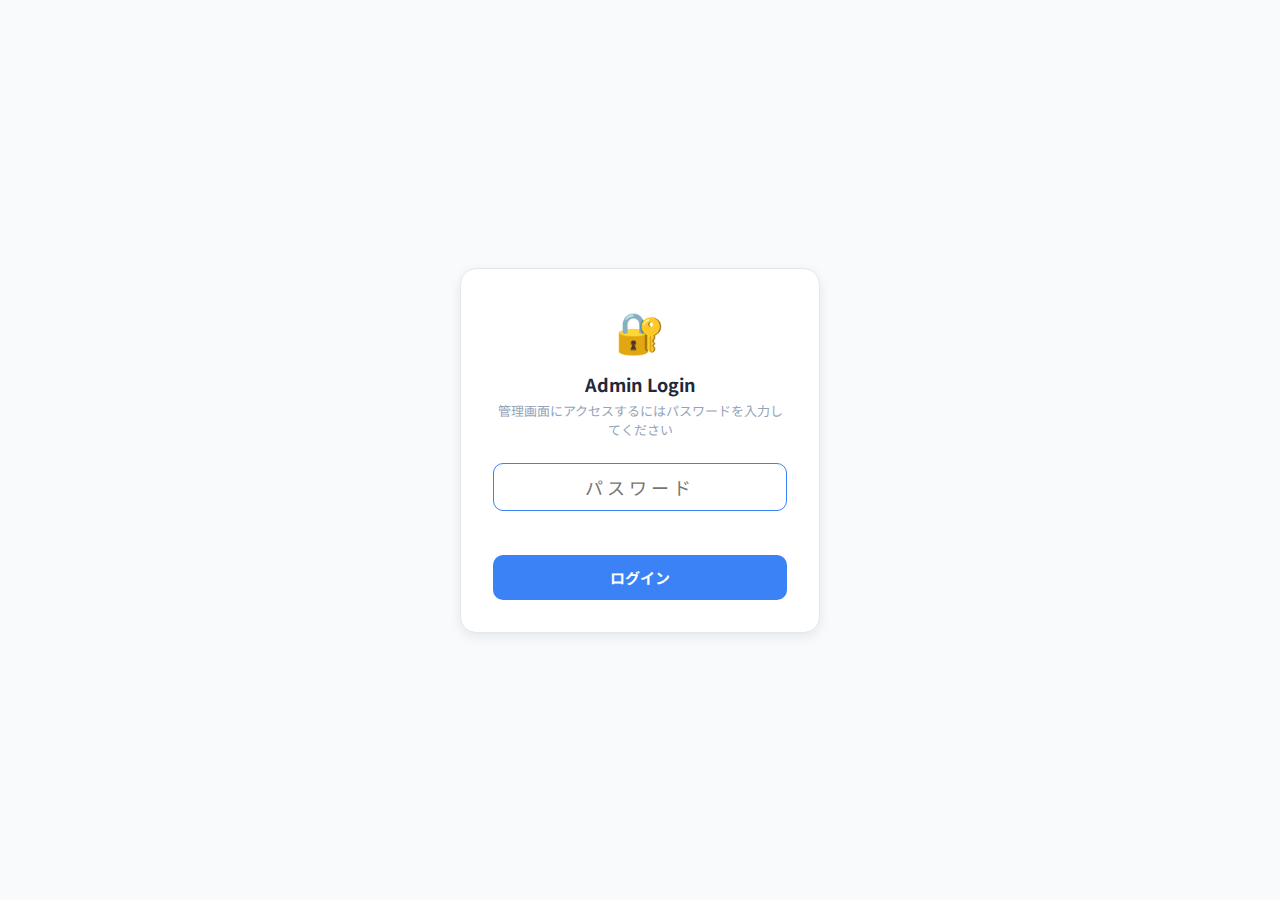
<file: admin.html>
<!DOCTYPE html>
<html lang="ja">
<head>
  <meta charset="UTF-8">
  <meta name="viewport" content="width=device-width, initial-scale=1.0">
  <title>Admin - 管理画面</title>
  <link rel="preconnect" href="https://fonts.googleapis.com">
  <link href="https://fonts.googleapis.com/css2?family=Noto+Sans+JP:wght@400;500;600;700&display=swap" rel="stylesheet">
  <style>

  .segment-btn {
  flex-shrink: 0;
  padding: 6px 14px;
  border-radius: 16px;
  border: 1px solid var(--border-color);
  background: var(--card-bg);
  color: var(--text-muted);
  font-size: 12px;
  font-weight: 600;
  cursor: pointer;
  transition: all 0.2s;
  font-family: 'Noto Sans JP', sans-serif;
  white-space: nowrap;
}

.segment-btn.active {
  background: var(--primary);
  color: white;
  border-color: var(--primary);
}

.segment-btn:hover {
  opacity: 0.85;
}

.customer-segment-badge {
  display: inline-block;
  font-size: 10px;
  font-weight: 700;
  padding: 1px 8px;
  border-radius: 8px;
  margin-left: 6px;
}

  
    :root {
      --primary: #3b82f6;
      --primary-dark: #2563eb;
      --primary-light: #dbeafe;
      --success: #22c55e;
      --success-light: #f0fdf4;
      --danger: #ef4444;
      --danger-light: #fef2f2;
      --warning: #f59e0b;
      --bg: #f8fafc;
      --card-bg: #ffffff;
      --text-main: #1e293b;
      --text-sub: #64748b;
      --text-muted: #94a3b8;
      --border-color: #e2e8f0;
      --border-light: #f1f5f9;
      --shadow: 0 1px 3px rgba(0,0,0,0.06), 0 1px 2px rgba(0,0,0,0.04);
      --shadow-md: 0 4px 12px rgba(0,0,0,0.08);
      --radius: 16px;
      --radius-sm: 10px;
    }
    * { margin: 0; padding: 0; box-sizing: border-box; }
    body {
      background: var(--bg); color: var(--text-main);
      font-family: 'Noto Sans JP', -apple-system, BlinkMacSystemFont, "Segoe UI", sans-serif;
      min-height: 100vh;
    }
    .header {
      background: var(--card-bg); border-bottom: 1px solid var(--border-color);
      padding: 14px 20px; position: sticky; top: 0; z-index: 100; box-shadow: var(--shadow);
    }
    .header-inner {
      max-width: 900px; margin: 0 auto;
      display: flex; justify-content: space-between; align-items: center;
    }
    .header-title { font-size: 18px; font-weight: 700; }
    .header-actions { display: flex; gap: 8px; align-items: center; }
    .tab-bar {
      background: var(--card-bg); border-bottom: 1px solid var(--border-color);
      display: flex; overflow-x: auto; max-width: 900px; margin: 0 auto;
    }
    .tab-btn {
      flex: 1; padding: 14px 8px; border: none; background: none;
      font-size: 13px; font-weight: 600; color: var(--text-muted);
      cursor: pointer; border-bottom: 3px solid transparent;
      font-family: inherit; white-space: nowrap; transition: all 0.15s;
    }
    .tab-btn.active { color: var(--primary); border-bottom-color: var(--primary); }
    .tab-btn:hover { color: var(--text-sub); }
    .tab-panel { display: none; max-width: 900px; margin: 0 auto; padding: 20px 16px; }
    .tab-panel.active { display: block; }
    .section-label {
      font-size: 13px; font-weight: 700; color: var(--text-sub);
      margin-bottom: 12px; display: flex; align-items: center; gap: 6px;
    }
    .badge {
      font-size: 12px; font-weight: 700; padding: 2px 8px;
      border-radius: 10px; min-width: 22px; text-align: center;
    }
    .badge-primary { background: var(--primary); color: #fff; }
    .btn {
      padding: 8px 16px; border: none; border-radius: var(--radius-sm);
      cursor: pointer; font-weight: 600; font-family: inherit;
      font-size: 13px; transition: all 0.15s; display: inline-flex;
      align-items: center; gap: 6px;
    }
    .btn-primary { background: var(--primary); color: #fff; }
    .btn-primary:hover { background: var(--primary-dark); }
    .btn-success { background: var(--success); color: #fff; }
    .btn-success:hover { background: #16a34a; }
    .btn-danger { background: var(--danger); color: #fff; }
    .btn-danger:hover { background: #dc2626; }
    .btn-outline { background: transparent; border: 1px solid var(--border-color); color: var(--text-sub); }
    .btn-outline:hover { border-color: var(--text-muted); color: var(--text-main); }
    .btn-ghost { background: var(--border-light); border: none; color: var(--text-sub); }
    .btn-ghost:hover { background: var(--border-color); }
    .btn-lg { padding: 12px 20px; font-size: 15px; font-weight: 700; width: 100%; justify-content: center; }
    .btn-sm { padding: 6px 12px; font-size: 12px; }
    .form-group { margin-bottom: 16px; }
    .form-label { display: block; font-size: 13px; font-weight: 600; color: var(--text-sub); margin-bottom: 6px; }
    .form-input, .form-select, .form-textarea {
      width: 100%; padding: 10px 14px; border: 1px solid var(--border-color);
      border-radius: var(--radius-sm); font-size: 14px; font-family: inherit;
      color: var(--text-main); background: #fff; transition: border-color 0.15s;
    }
    .form-input:focus, .form-select:focus, .form-textarea:focus { outline: none; border-color: var(--primary); }
    .form-row { display: grid; grid-template-columns: 1fr 1fr; gap: 12px; }
    .order-card {
      background: var(--card-bg); border: 1px solid var(--border-color);
      border-radius: var(--radius); margin-bottom: 14px; padding: 18px;
      box-shadow: var(--shadow); border-left: 4px solid var(--primary); transition: all 0.3s;
    }
    .new-order-flash { animation: flash 1.5s ease-out; }
    @keyframes flash { 0% { background: var(--primary-light); } 100% { background: var(--card-bg); } }
    .order-table-badge {
      font-size: 13px; font-weight: 700; background: var(--primary);
      color: #fff; padding: 4px 10px; border-radius: 6px;
    }
    .order-time { font-size: 13px; color: var(--text-muted); margin-left: 10px; }
    .order-user { font-size: 13px; color: var(--text-sub); margin-top: 4px; }
    .new-badge {
      background: var(--danger); color: #fff; font-size: 11px;
      font-weight: 700; padding: 2px 8px; border-radius: 6px; margin-left: 8px;
    }
    .order-items {
      background: var(--border-light); border-radius: var(--radius-sm);
      padding: 12px 14px; margin: 12px 0;
    }
    .order-item-row {
      font-size: 15px; font-weight: 600; padding: 4px 0;
      display: flex; align-items: center; gap: 8px;
    }
    .order-item-row::before {
      content: ""; width: 6px; height: 6px;
      background: var(--primary); border-radius: 50%; flex-shrink: 0;
    }
    .empty-state { text-align: center; padding: 60px 20px; color: var(--text-muted); }
    .empty-icon { font-size: 48px; margin-bottom: 12px; }
    .empty-text { font-size: 14px; font-weight: 500; }
    .history-card {
      background: var(--card-bg); border: 1px solid var(--border-color);
      border-radius: var(--radius-sm); margin-bottom: 8px; padding: 12px 14px;
      display: flex; justify-content: space-between; align-items: center;
    }
    .history-info { font-size: 13px; color: var(--text-sub); }
    .history-badge {
      font-size: 12px; font-weight: 600; color: var(--success);
      background: var(--success-light); padding: 3px 10px; border-radius: 6px;
    }
    .menu-item-card {
      background: var(--card-bg); border: 1px solid var(--border-color);
      border-radius: var(--radius); padding: 16px; margin-bottom: 12px;
      box-shadow: var(--shadow); display: flex; justify-content: space-between;
      align-items: center; gap: 14px;
    }
    .menu-item-info { flex: 1; }
    .menu-item-name { font-size: 15px; font-weight: 700; margin-bottom: 4px; }
    .menu-item-meta { font-size: 12px; color: var(--text-sub); display: flex; gap: 12px; flex-wrap: wrap; }
    .menu-item-actions { display: flex; gap: 8px; align-items: center; flex-shrink: 0; }
    .sold-out-label { font-size: 12px; font-weight: 600; }
    .form-switch { position: relative; display: inline-block; width: 44px; height: 24px; }
    .form-switch input { opacity: 0; width: 0; height: 0; }
    .form-switch .slider {
      position: absolute; cursor: pointer; inset: 0;
      background: #cbd5e1; border-radius: 24px; transition: 0.3s;
    }
    .form-switch .slider:before {
      content: ""; position: absolute; height: 18px; width: 18px;
      left: 3px; bottom: 3px; background: #fff; border-radius: 50%;
      transition: 0.3s; box-shadow: 0 1px 3px rgba(0,0,0,0.15);
    }
    .form-switch input:checked + .slider { background: var(--danger); }
    .form-switch input:checked + .slider:before { transform: translateX(20px); }
    .modal-overlay {
      display: none; position: fixed; inset: 0;
      background: rgba(0,0,0,0.4); z-index: 1000;
      justify-content: center; align-items: center; backdrop-filter: blur(4px);
    }
    .modal-overlay.show { display: flex; }
    .modal-box {
      background: var(--card-bg); border-radius: var(--radius);
      width: 90%; max-width: 600px; max-height: 85vh;
      overflow-y: auto; padding: 24px; box-shadow: var(--shadow-md);
    }
    .modal-header {
      display: flex; justify-content: space-between;
      align-items: center; margin-bottom: 20px;
    }
    .modal-title { font-size: 16px; font-weight: 700; }
    .sound-indicator { display: flex; align-items: center; gap: 4px; font-size: 12px; color: var(--text-muted); }
    .sound-dot { width: 8px; height: 8px; border-radius: 50%; background: var(--text-muted); }
    .sound-dot.on { background: var(--success); }
    .spin { animation: spin 1s linear infinite; display: inline-block; }
    @keyframes spin { 100% { transform: rotate(360deg); } }
    .toast-msg {
      position: fixed; bottom: 80px; left: 50%; transform: translateX(-50%);
      background: #1e293b; color: #fff; padding: 10px 24px;
      border-radius: 20px; font-size: 13px; font-weight: 600;
      z-index: 2000; opacity: 1; transition: opacity 0.3s;
    }
    .toast-msg.out { opacity: 0; }
    .image-upload-area {
      display: flex; gap: 12px; align-items: flex-start; flex-wrap: wrap;
    }
    .image-preview {
      width: 120px; height: 120px; border-radius: 8px;
      border: 1px solid var(--border-color); overflow: hidden;
      display: flex; align-items: center; justify-content: center;
      background: var(--border-light);
    }
    .image-preview img { width: 100%; height: 100%; object-fit: cover; }
    .image-actions { display: flex; flex-direction: column; gap: 8px; }
    .customer-card {
      background: var(--card-bg); border: 1px solid var(--border-color);
      border-radius: var(--radius); padding: 16px; margin-bottom: 10px;
      box-shadow: var(--shadow); cursor: pointer; transition: all 0.15s;
      display: flex; align-items: center; gap: 14px;
    }
    .customer-card:hover { border-color: var(--primary); box-shadow: var(--shadow-md); }
    .customer-avatar {
      width: 44px; height: 44px; border-radius: 50%;
      background: var(--primary-light); display: flex; align-items: center;
      justify-content: center; font-size: 20px; flex-shrink: 0;
    }
    .customer-info { flex: 1; min-width: 0; }
    .customer-name { font-size: 15px; font-weight: 700; margin-bottom: 2px; }
    .customer-meta { font-size: 12px; color: var(--text-sub); display: flex; gap: 10px; flex-wrap: wrap; }
    .customer-stats { text-align: right; flex-shrink: 0; }
    .customer-stats-main { font-size: 16px; font-weight: 700; color: var(--primary); }
    .customer-stats-sub { font-size: 11px; color: var(--text-muted); }
    .customer-tag {
      display: inline-block; font-size: 11px; font-weight: 600;
      background: var(--primary-light); color: var(--primary-dark);
      padding: 2px 8px; border-radius: 6px; margin-right: 4px; margin-top: 4px;
    }
    .cd-history-item {
      background: var(--border-light); border-radius: var(--radius-sm);
      padding: 10px 14px; margin-bottom: 6px;
      display: flex; justify-content: space-between; align-items: center;
    }
    .cd-history-name { font-size: 14px; font-weight: 600; }
    .cd-history-meta { font-size: 12px; color: var(--text-muted); }
  </style>
</head>
<body>

<!-- ======== ログイン画面 ======== -->
<div id="login-screen" style="position:fixed; inset:0; background:var(--bg); z-index:9999; display:flex; align-items:center; justify-content:center;">
  <div style="background:var(--card-bg); border:1px solid var(--border-color); border-radius:var(--radius); padding:32px; width:90%; max-width:360px; box-shadow:var(--shadow-md); text-align:center;">
    <div style="font-size:40px; margin-bottom:12px;">🔐</div>
    <div style="font-size:18px; font-weight:700; margin-bottom:4px;">Admin Login</div>
    <div style="font-size:13px; color:var(--text-muted); margin-bottom:24px;">管理画面にアクセスするにはパスワードを入力してください</div>
    <form onsubmit="doLogin(event)">
      <input class="form-input" type="password" id="login-password" placeholder="パスワード" style="text-align:center; font-size:18px; letter-spacing:4px; margin-bottom:12px;" autofocus>
      <div id="login-error" style="font-size:13px; color:var(--danger); margin-bottom:12px; min-height:20px;"></div>
      <button type="submit" class="btn btn-primary btn-lg" id="login-btn">ログイン</button>
    </form>
  </div>
</div>

  
<div class="header">
  <div class="header-inner">
    <span class="header-title">⚙️ Admin</span>
    <div class="header-actions">
      <div class="sound-indicator">
        <span class="sound-dot" id="sound-dot"></span>
        <span id="sound-label">通知OFF</span>
      </div>
      <button class="btn btn-ghost" onclick="toggleSound()" id="btn-sound">🔇</button>
      <button class="btn btn-outline" onclick="refreshCurrentTab()" id="btn-refresh">🔄</button>
    </div>
  </div>
</div>

<div class="tab-bar">
  <button class="tab-btn active" onclick="switchTab('orders')">📋 オーダー</button>
  <button class="tab-btn" onclick="switchTab('menu')">📝 メニュー管理</button>
  <button class="tab-btn" onclick="switchTab('customers')">👥 顧客管理</button>
  <button class="tab-btn" onclick="switchTab('sales')">📊 売上分析</button>
  <button class="tab-btn" onclick="switchTab('settings')">⚙️ 設定</button>
</div>

<!-- ======== オーダータブ ======== -->
<div class="tab-panel active" id="panel-orders">
  <div class="section-label">📋 未提供の注文 <span class="badge badge-primary" id="order-count">0</span></div>
  <div id="order-list">
    <div class="empty-state"><div class="empty-icon">⏳</div><div class="empty-text">読み込み中...</div></div>
  </div>
  <div style="margin-top:40px; padding-top:20px; border-top:1px solid var(--border-color);">
    <div class="section-label">🏁 提供済み</div>
    <div id="done-list">
      <div style="color:var(--text-muted); font-size:13px; text-align:center; padding:20px 0;">まだありません</div>
    </div>
  </div>
</div>

<!-- ======== メニュー管理タブ ======== -->
<div class="tab-panel" id="panel-menu">
  <div style="display:flex; justify-content:space-between; align-items:center; margin-bottom:16px;">
    <div class="section-label" style="margin-bottom:0;">📝 メニュー一覧</div>
    <button class="btn btn-primary" onclick="openMenuForm()">＋ 新規追加</button>
  </div>
  <div id="menu-list">
    <div class="empty-state"><div class="empty-icon">⏳</div><div class="empty-text">読み込み中...</div></div>
  </div>
</div>

<!-- ======== 顧客管理タブ ======== -->
<div class="tab-panel" id="panel-customers">
  <div style="margin-bottom:12px;">
    <input class="form-input" id="customer-search" placeholder="🔍 名前・タグで検索..." oninput="filterCustomers()">
  </div>
  <div style="display:flex; gap:8px; margin-bottom:16px; overflow-x:auto;">
    <button class="segment-btn active" onclick="filterSegment('all')">全員</button>
    <button class="segment-btn" onclick="filterSegment('vip')">👑 VIP</button>
    <button class="segment-btn" onclick="filterSegment('active')">✅ アクティブ</button>
    <button class="segment-btn" onclick="filterSegment('dormant')">💤 休眠</button>
    <button class="segment-btn" onclick="filterSegment('new')">🆕 新規</button>
  </div>
  <div class="section-label">👥 顧客一覧 <span class="badge badge-primary" id="customer-count">0</span></div>
  <div id="customer-list">
    <div class="empty-state"><div class="empty-icon">⏳</div><div class="empty-text">読み込み中...</div></div>
  </div>
</div>


<!-- ======== 設定タブ ======== -->
<div class="tab-panel" id="panel-settings">
  <div id="settings-content">
    <div class="empty-state"><div class="empty-icon">⏳</div><div class="empty-text">読み込み中...</div></div>
  </div>
</div>

<!-- ======== 売上分析タブ ======== -->
<div class="tab-panel" id="panel-sales">
  <div id="sales-content">
    <div class="empty-state"><div class="empty-icon">⏳</div><div class="empty-text">読み込み中...</div></div>
  </div>
</div>

<!-- ======== メニュー編集モーダル ======== -->
<div class="modal-overlay" id="menuFormModal">
  <div class="modal-box">
    <div class="modal-header">
      <span class="modal-title" id="menu-form-title">メニュー追加</span>
      <button class="btn btn-ghost" onclick="closeMenuForm()">✕</button>
    </div>
    <form id="menu-form" onsubmit="saveMenuItem(event)">
      <input type="hidden" id="mf-mode" value="add">
      <input type="hidden" id="mf-original-id" value="">

      <div class="form-row">
        <div class="form-group">
          <label class="form-label">アイテムID *</label>
          <input class="form-input" id="mf-id" required placeholder="例: D005">
        </div>
        <div class="form-group">
          <label class="form-label">カテゴリ *</label>
          <input class="form-input" id="mf-category" required placeholder="例: Whisky">
        </div>
      </div>

      <div class="form-group">
        <label class="form-label">商品名 *</label>
        <input class="form-input" id="mf-name" required placeholder="例: 山崎12年">
      </div>

      <div class="form-row">
        <div class="form-group">
          <label class="form-label">価格 *</label>
          <input class="form-input" type="number" id="mf-price" required placeholder="例: 1500">
        </div>
        <div class="form-group">
          <label class="form-label">表示順</label>
          <input class="form-input" type="number" id="mf-sort" value="0" placeholder="小さいほど上">
        </div>
      </div>

      <div class="form-group">
        <label class="form-label">フレーバー説明</label>
        <input class="form-input" id="mf-flavor" placeholder="例: 華やか、バニラ、オレンジ">
      </div>

      <div class="form-group">
        <label class="form-label">味覚パラメータ（各0〜10）</label>
        <div style="display:grid; grid-template-columns:repeat(5,1fr); gap:8px;">
          <div><label class="form-label" style="font-size:11px;">塩味</label><input class="form-input" type="number" id="mf-salty" min="0" max="10" value="0"></div>
          <div><label class="form-label" style="font-size:11px;">甘味</label><input class="form-input" type="number" id="mf-sweet" min="0" max="10" value="0"></div>
          <div><label class="form-label" style="font-size:11px;">酸味</label><input class="form-input" type="number" id="mf-sour" min="0" max="10" value="0"></div>
          <div><label class="form-label" style="font-size:11px;">苦味</label><input class="form-input" type="number" id="mf-bitter" min="0" max="10" value="0"></div>
          <div><label class="form-label" style="font-size:11px;">コク</label><input class="form-input" type="number" id="mf-rich" min="0" max="10" value="0"></div>
        </div>
      </div>

      <div class="form-group">
        <label class="form-label">ペアリングフード</label>
        <input class="form-input" id="mf-pairing" placeholder="例: チーズ、ナッツ">
      </div>

      <div class="form-group">
        <label class="form-label">商品画像</label>
        <div class="image-upload-area">
          <div class="image-preview" id="mf-image-preview">
            <span style="font-size:32px; color:var(--text-muted);">📷</span>
          </div>
          <div class="image-actions">
            <label class="btn btn-outline btn-sm" style="cursor:pointer;">
              📷 画像を選択
              <input type="file" accept="image/*" id="mf-image-file" onchange="previewImage(this)" style="display:none;">
            </label>
            <button type="button" class="btn btn-ghost btn-sm" id="mf-image-delete-btn" style="color:var(--danger); display:none;" onclick="removeImage()">🗑 画像を削除</button>
            <div id="mf-upload-status" style="font-size:12px; color:var(--text-muted);"></div>
          </div>
        </div>
        <input type="hidden" id="mf-image" value="">
      </div>

      <div class="form-group">
        <label class="form-label">オプション（カンマ区切り）</label>
        <input class="form-input" id="mf-options" placeholder="例: ロック:0, 水割り:0, ソーダ割り:100">
      </div>

      <div style="display:flex; gap:12px; margin-top:20px;">
        <button type="submit" class="btn btn-primary btn-lg" style="flex:1;">保存</button>
        <button type="button" class="btn btn-outline btn-lg" style="flex:0.5;" onclick="closeMenuForm()">キャンセル</button>
      </div>
    </form>
  </div>
</div>

<!-- ======== 顧客詳細モーダル ======== -->
<div class="modal-overlay" id="customerDetailModal">
  <div class="modal-box">
    <div class="modal-header">
      <span class="modal-title" id="cd-title">顧客詳細</span>
      <button class="btn btn-ghost" onclick="closeCustomerDetail()">✕</button>
    </div>

    <div id="cd-profile" style="margin-bottom:20px;">
      <div style="display:flex; align-items:center; gap:14px; margin-bottom:16px;">
        <div style="width:56px; height:56px; border-radius:50%; background:var(--primary-light); display:flex; align-items:center; justify-content:center; font-size:24px; flex-shrink:0;" id="cd-avatar">👤</div>
        <div>
          <div style="font-size:17px; font-weight:700;" id="cd-name">-</div>
          <div style="font-size:12px; color:var(--text-muted);" id="cd-line-id">-</div>
        </div>
      </div>
      <div style="display:grid; grid-template-columns:repeat(3,1fr); gap:10px; margin-bottom:16px;">
        <div style="background:var(--border-light); border-radius:var(--radius-sm); padding:12px; text-align:center;">
          <div style="font-size:22px; font-weight:700; color:var(--primary);" id="cd-visits">0</div>
          <div style="font-size:11px; color:var(--text-muted);">来店回数</div>
        </div>
        <div style="background:var(--border-light); border-radius:var(--radius-sm); padding:12px; text-align:center;">
          <div style="font-size:22px; font-weight:700; color:var(--success);" id="cd-spend">¥0</div>
          <div style="font-size:11px; color:var(--text-muted);">累計支出</div>
        </div>
        <div style="background:var(--border-light); border-radius:var(--radius-sm); padding:12px; text-align:center;">
          <div style="font-size:14px; font-weight:700; color:var(--text-main);" id="cd-last-visit">-</div>
          <div style="font-size:11px; color:var(--text-muted);">最終来店</div>
        </div>
      </div>
    </div>

    <div style="margin-bottom:20px;">
      <div class="form-group">
        <label class="form-label">タグ（カンマ区切り）</label>
        <input class="form-input" id="cd-tags" placeholder="例: 常連, ウイスキー好き, VIP">
      </div>
      <div class="form-group">
        <label class="form-label">メモ</label>
        <textarea class="form-input" id="cd-memo" rows="3" placeholder="接客メモやAI分析結果など..." style="resize:vertical;"></textarea>
      </div>
      <button class="btn btn-primary" onclick="saveCustomerInfo()" id="cd-save-btn">💾 保存</button>
    </div>

    <div>
      <div class="section-label">📋 注文履歴（直近20件）</div>
      <div id="cd-history">
        <div style="color:var(--text-muted); font-size:13px; text-align:center; padding:16px 0;">読み込み中...</div>
      </div>
    </div>
  </div>
</div>

<!-- ======== 削除確認モーダル ======== -->
<div class="modal-overlay" id="deleteConfirmModal">
  <div class="modal-box" style="max-width:400px; text-align:center;">
    <div style="font-size:40px; margin-bottom:12px;">⚠️</div>
    <div style="font-size:15px; font-weight:700; margin-bottom:8px;">このメニューを削除しますか？</div>
    <div style="font-size:13px; color:var(--text-sub); margin-bottom:20px;" id="delete-item-name"></div>
    <div style="display:flex; gap:12px;">
      <button class="btn btn-danger btn-lg" style="flex:1;" onclick="confirmDelete()">削除する</button>
      <button class="btn btn-outline btn-lg" style="flex:1;" onclick="closeDeleteConfirm()">キャンセル</button>
    </div>
  </div>
</div>

<script src="config.js"></script>
<script>
var currentTab = "orders";
var previousOrderIds = new Set();
var isSoundOn = false;
var isFirstLoad = true;
var audio = new Audio("https://actions.google.com/sounds/v1/alarms/beep_short.ogg");
var allMenuData = [];
var deleteTargetId = "";
var orderInterval = null;
var allCustomers = [];
var currentCustomerId = "";

window.onload = function() {
  if (typeof GAS_API_URL === "undefined") { alert("config.js error"); return; }
  // セッション確認
  if (sessionStorage.getItem("admin_auth") === "ok") {
    hideLogin();
  }
};

function switchTab(tab) {
  currentTab = tab;
  document.querySelectorAll(".tab-btn").forEach(function(b) { b.classList.remove("active"); });
  document.querySelectorAll(".tab-panel").forEach(function(p) { p.classList.remove("active"); });
  document.querySelector('.tab-btn[onclick*="' + tab + '"]').classList.add("active");
  document.getElementById("panel-" + tab).classList.add("active");
  if (tab === "menu") loadMenuList();
  if (tab === "orders") loadOrders(true);
  if (tab === "customers") loadCustomers();
  if (tab === "settings") loadSettings();
  if (tab === "sales") loadSales();
}

function refreshCurrentTab() {
  if (currentTab === "orders") loadOrders(true);
  if (currentTab === "menu") loadMenuList();
  if (currentTab === "customers") loadCustomers();
  if (currentTab === "settings") loadSettings();
  if (currentTab === "sales") loadSales();
}

function showToast(msg) {
  var el = document.createElement("div");
  el.className = "toast-msg"; el.textContent = msg;
  document.body.appendChild(el);
  setTimeout(function() { el.classList.add("out"); }, 1800);
  setTimeout(function() { el.remove(); }, 2200);
}

function toggleSound() {
  isSoundOn = !isSoundOn;
  var btn = document.getElementById("btn-sound");
  var dot = document.getElementById("sound-dot");
  var label = document.getElementById("sound-label");
  if (isSoundOn) {
    btn.textContent = "🔊"; dot.classList.add("on"); label.textContent = "通知ON";
    audio.volume = 0; audio.play().then(function() { audio.pause(); audio.volume = 1.0; });
  } else {
    btn.textContent = "🔇"; dot.classList.remove("on"); label.textContent = "通知OFF";
  }
}

// ============================================================
// オーダータブ
// ============================================================
function loadOrders(manual) {
  var btn = document.getElementById("btn-refresh");
  if (manual) btn.innerHTML = '<span class="spin">🔄</span>';
  fetch(GAS_API_URL + "?action=getOrders")
    .then(function(r) { return r.json(); })
    .then(function(d) {
      displayOrders(d.orders || []);
      if (manual) btn.textContent = "🔄";
      isFirstLoad = false;
    })
    .catch(function() { if (manual) { btn.textContent = "⚠️"; setTimeout(function() { btn.textContent = "🔄"; }, 2000); } });
}

function displayOrders(orders) {
  var container = document.getElementById("order-list");
  var countBadge = document.getElementById("order-count");
  var currentIds = new Set(orders.map(function(o) { return o.id; }));
  var hasNew = false;
  countBadge.textContent = orders.length;
  if (!orders.length) {
    container.innerHTML = '<div class="empty-state"><div class="empty-icon">✅</div><div class="empty-text">未提供の注文はありません</div></div>';
  } else {
    var html = "";
    orders.forEach(function(order) {
      var isNew = !previousOrderIds.has(order.id) && !isFirstLoad;
      if (isNew) hasNew = true;
      var flashClass = isNew ? " new-order-flash" : "";
      var itemsHtml = order.items.map(function(item) { return '<div class="order-item-row">' + item + "</div>"; }).join("");
      html += '<div class="order-card' + flashClass + '" id="ocard-' + order.id + '">' +
        '<div style="margin-bottom:12px;"><span class="order-table-badge">Table ' + order.tableId + "</span>" +
        '<span class="order-time">' + order.time + "</span>" +
        (isNew ? '<span class="new-badge">NEW</span>' : "") +
        '<div class="order-user">' + order.user + " 様</div></div>" +
        '<div class="order-items">' + itemsHtml + "</div>" +
        '<button class="btn btn-success btn-lg" onclick="completeOrder(\'' + order.id + "','" + order.user + "')\">" + "✅ 提供完了</button></div>";
    });
    container.innerHTML = html;
  }
  if (hasNew && isSoundOn) { audio.currentTime = 0; audio.play().catch(function() {}); }
  previousOrderIds = currentIds;
}

function completeOrder(orderId, user) {
  var card = document.getElementById("ocard-" + orderId);
  if (card) { card.style.opacity = "0.4"; card.style.transform = "scale(0.98)"; }
  fetch(GAS_API_URL, {
    method: "POST", headers: { "Content-Type": "application/json" },
    body: JSON.stringify({ action: "completeOrder", orderId: orderId })
  }).then(function(r) { return r.json(); }).then(function(d) {
    if (d.status === "success") {
      if (card) {
        card.style.transition = "all 0.3s"; card.style.opacity = "0";
        card.style.maxHeight = "0"; card.style.padding = "0"; card.style.margin = "0"; card.style.overflow = "hidden";
        setTimeout(function() { card.remove(); updateOrderCount(); }, 300);
      }
      addDoneHistory(user);
    } else { loadOrders(true); }
  });
}

function updateOrderCount() {
  var count = document.querySelectorAll(".order-card").length;
  document.getElementById("order-count").textContent = count;
  if (count === 0) {
    document.getElementById("order-list").innerHTML = '<div class="empty-state"><div class="empty-icon">✅</div><div class="empty-text">未提供の注文はありません</div></div>';
  }
}

function addDoneHistory(user) {
  var list = document.getElementById("done-list");
  if (list.querySelector("div[style]")) list.innerHTML = "";
  var now = new Date().toLocaleTimeString("ja-JP", { hour: "2-digit", minute: "2-digit" });
  list.insertAdjacentHTML("afterbegin",
    '<div class="history-card"><span class="history-info">' + now + " — " + user + " 様</span>" +
    '<span class="history-badge">✅ 完了</span></div>');
}

// ============================================================
// メニュー管理タブ
// ============================================================
function loadMenuList() {
  var container = document.getElementById("menu-list");
  container.innerHTML = '<div class="empty-state"><div class="empty-icon">⏳</div><div class="empty-text">読み込み中...</div></div>';
  fetch(GAS_API_URL + "?action=getMenu")
    .then(function(r) { return r.json(); })
    .then(function(items) { allMenuData = items; renderMenuList(items); })
    .catch(function() { container.innerHTML = '<div class="empty-state"><div class="empty-text">読み込みに失敗しました</div></div>'; });
}

function renderMenuList(items) {
  var container = document.getElementById("menu-list");
  if (!items.length) {
    container.innerHTML = '<div class="empty-state"><div class="empty-icon">📝</div><div class="empty-text">メニューがありません</div></div>';
    return;
  }
  var html = "";
  items.forEach(function(item) {
    var soldLabel = item.isSoldOut
      ? '<span class="sold-out-label" style="color:var(--danger);">売切</span>'
      : '<span class="sold-out-label" style="color:var(--success);">販売中</span>';
    var ch = item.isSoldOut ? "checked" : "";
    html += '<div class="menu-item-card">' +
      '<div class="menu-item-info">' +
      '<div class="menu-item-name">' + item.name + "</div>" +
      '<div class="menu-item-meta">' +
      "<span>ID: " + item.id + "</span>" +
      "<span>¥" + Number(item.price).toLocaleString() + "</span>" +
      "<span>" + item.category + "</span>" +
      "</div></div>" +
      '<div class="menu-item-actions">' + soldLabel +
      '<label class="form-switch"><input type="checkbox" ' + ch + ' onchange="toggleStock(\'' + item.id + "', this)\"><span class=\"slider\"></span></label>" +
      '<button class="btn btn-outline btn-sm" onclick="openEditForm(\'' + item.id + "')\">" + "編集</button>" +
      '<button class="btn btn-ghost btn-sm" style="color:var(--danger);" onclick="openDeleteConfirm(\'' + item.id + "','" + item.name.replace(/'/g, "\\'") + "')\">" + "🗑</button></div></div>";
  });
  container.innerHTML = html;
}

function toggleStock(id, checkbox) {
  var isSoldOut = checkbox.checked;
  var label = checkbox.closest(".menu-item-actions").querySelector(".sold-out-label");
  label.textContent = "...";
  fetch(GAS_API_URL, {
    method: "POST", headers: { "Content-Type": "application/json" },
    body: JSON.stringify({ action: "updateStock", itemId: id, isSoldOut: isSoldOut })
  }).then(function(r) { return r.json(); }).then(function() {
    label.textContent = isSoldOut ? "売切" : "販売中";
    label.style.color = isSoldOut ? "var(--danger)" : "var(--success)";
    showToast(isSoldOut ? "売り切れに変更しました" : "販売中に変更しました");
  });
}

function openMenuForm() {
  document.getElementById("menu-form-title").textContent = "メニュー追加";
  document.getElementById("mf-mode").value = "add";
  document.getElementById("mf-original-id").value = "";
  document.getElementById("menu-form").reset();
  document.getElementById("mf-sort").value = "0";
  document.getElementById("mf-salty").value = "0";
  document.getElementById("mf-sweet").value = "0";
  document.getElementById("mf-sour").value = "0";
  document.getElementById("mf-bitter").value = "0";
  document.getElementById("mf-rich").value = "0";
  document.getElementById("mf-id").readOnly = false;
  document.getElementById("mf-image").value = "";
  document.getElementById("mf-image-preview").innerHTML = '<span style="font-size:32px; color:var(--text-muted);">📷</span>';
  document.getElementById("mf-image-delete-btn").style.display = "none";
  document.getElementById("mf-upload-status").textContent = "";
  document.getElementById("menuFormModal").classList.add("show");
}

function openEditForm(itemId) {
  var item = allMenuData.find(function(i) { return i.id === itemId; });
  if (!item) return;
  document.getElementById("menu-form-title").textContent = "メニュー編集";
  document.getElementById("mf-mode").value = "edit";
  document.getElementById("mf-original-id").value = item.id;
  document.getElementById("mf-id").value = item.id;
  document.getElementById("mf-id").readOnly = true;
  document.getElementById("mf-name").value = item.name;
  document.getElementById("mf-price").value = item.price;
  document.getElementById("mf-category").value = item.category;
  document.getElementById("mf-sort").value = item.sortOrder || 0;
  document.getElementById("mf-flavor").value = item.flavor || "";
  document.getElementById("mf-salty").value = item.params.salty || 0;
  document.getElementById("mf-sweet").value = item.params.sweet || 0;
  document.getElementById("mf-sour").value = item.params.sour || 0;
  document.getElementById("mf-bitter").value = item.params.bitter || 0;
  document.getElementById("mf-rich").value = item.params.rich || 0;
  document.getElementById("mf-pairing").value = item.pairing || "";
  document.getElementById("mf-image").value = item.image || "";
  document.getElementById("mf-options").value = item.optionsStr || "";

  var preview = document.getElementById("mf-image-preview");
  var deleteBtn = document.getElementById("mf-image-delete-btn");
  var status = document.getElementById("mf-upload-status");
  if (item.image) {
    preview.innerHTML = '<img src="' + item.image + '">';
    deleteBtn.style.display = "inline-flex";
    status.innerHTML = "✅ 画像設定済み";
    status.style.color = "var(--success)";
  } else {
    preview.innerHTML = '<span style="font-size:32px; color:var(--text-muted);">📷</span>';
    deleteBtn.style.display = "none";
    status.textContent = "";
  }

  document.getElementById("menuFormModal").classList.add("show");
}

function closeMenuForm() {
  document.getElementById("menuFormModal").classList.remove("show");
}

function previewImage(input) {
  var file = input.files[0];
  if (!file) return;
  var preview = document.getElementById("mf-image-preview");
  var status = document.getElementById("mf-upload-status");
  var reader = new FileReader();
  reader.onload = function(e) {
    resizeToSquare(e.target.result, 512, function(squareBase64) {
      preview.innerHTML = '<img src="' + squareBase64 + '">';
      status.textContent = "アップロード中...";
      uploadImage(squareBase64, file.name);
    });
  };
  reader.readAsDataURL(file);
}

function resizeToSquare(base64Data, size, callback) {
  var img = new Image();
  img.onload = function() {
    var canvas = document.createElement("canvas");
    canvas.width = size;
    canvas.height = size;
    var ctx = canvas.getContext("2d");
    var srcSize = Math.min(img.width, img.height);
    var sx = (img.width - srcSize) / 2;
    var sy = (img.height - srcSize) / 2;
    ctx.drawImage(img, sx, sy, srcSize, srcSize, 0, 0, size, size);
    callback(canvas.toDataURL("image/jpeg", 0.85));
  };
  img.src = base64Data;
}

function uploadImage(base64Data, fileName) {
  var status = document.getElementById("mf-upload-status");
  var deleteBtn = document.getElementById("mf-image-delete-btn");
  fetch(GAS_API_URL, {
    method: "POST", headers: { "Content-Type": "application/json" },
    body: JSON.stringify({ action: "uploadImage", fileData: base64Data, fileName: fileName })
  })
    .then(function(r) { return r.json(); })
    .then(function(d) {
      if (d.status === "success" && d.url) {
        document.getElementById("mf-image").value = d.url;
        status.innerHTML = "✅ アップロード完了";
        status.style.color = "var(--success)";
        deleteBtn.style.display = "inline-flex";
      } else {
        status.textContent = "❌ 失敗: " + (d.message || "");
        status.style.color = "var(--danger)";
      }
    })
    .catch(function() {
      status.textContent = "❌ 通信エラー";
      status.style.color = "var(--danger)";
    });
}

function removeImage() {
  var imageUrl = document.getElementById("mf-image").value;
  var status = document.getElementById("mf-upload-status");
  var deleteBtn = document.getElementById("mf-image-delete-btn");
  var preview = document.getElementById("mf-image-preview");
  if (!imageUrl) return;
  status.textContent = "削除中...";
  status.style.color = "var(--text-muted)";
  fetch(GAS_API_URL, {
    method: "POST", headers: { "Content-Type": "application/json" },
    body: JSON.stringify({ action: "deleteImage", imageUrl: imageUrl })
  })
    .then(function(r) { return r.json(); })
    .then(function(d) {
      document.getElementById("mf-image").value = "";
      preview.innerHTML = '<span style="font-size:32px; color:var(--text-muted);">📷</span>';
      deleteBtn.style.display = "none";
      if (d.status === "success") {
        status.innerHTML = "✅ 画像を削除しました";
        status.style.color = "var(--success)";
      } else {
        status.textContent = "URLをクリアしました（Storage削除失敗）";
        status.style.color = "var(--warning)";
      }
    })
    .catch(function() {
      document.getElementById("mf-image").value = "";
      preview.innerHTML = '<span style="font-size:32px; color:var(--text-muted);">📷</span>';
      deleteBtn.style.display = "none";
      status.textContent = "URLをクリアしました";
      status.style.color = "var(--text-muted)";
    });
}

function saveMenuItem(e) {
  e.preventDefault();
  var mode = document.getElementById("mf-mode").value;
  var payload = {
    action: mode === "edit" ? "updateMenuItem" : "addMenuItem",
    item: {
      item_id: mode === "edit" ? document.getElementById("mf-original-id").value : document.getElementById("mf-id").value.trim(),
      item_name: document.getElementById("mf-name").value.trim(),
      price: Number(document.getElementById("mf-price").value),
      category: document.getElementById("mf-category").value.trim(),
      sort_order: Number(document.getElementById("mf-sort").value) || 0,
      flavor_profile: document.getElementById("mf-flavor").value.trim(),
      p_salty: Number(document.getElementById("mf-salty").value) || 0,
      p_sweet: Number(document.getElementById("mf-sweet").value) || 0,
      p_sour: Number(document.getElementById("mf-sour").value) || 0,
      p_bitter: Number(document.getElementById("mf-bitter").value) || 0,
      p_rich: Number(document.getElementById("mf-rich").value) || 0,
      pairing_food: document.getElementById("mf-pairing").value.trim(),
      image_url: document.getElementById("mf-image").value.trim(),
      options: document.getElementById("mf-options").value.trim(),
      is_active: true,
      is_soldout: false
    }
  };
  fetch(GAS_API_URL, {
    method: "POST", headers: { "Content-Type": "application/json" },
    body: JSON.stringify(payload)
  }).then(function(r) { return r.json(); }).then(function(d) {
    if (d.status === "success") {
      showToast(mode === "edit" ? "更新しました" : "追加しました");
      closeMenuForm();
      loadMenuList();
    } else { showToast("エラー: " + (d.message || "")); }
  }).catch(function() { showToast("通信エラー"); });
}

function openDeleteConfirm(id, name) {
  deleteTargetId = id;
  document.getElementById("delete-item-name").textContent = name;
  document.getElementById("deleteConfirmModal").classList.add("show");
}

function closeDeleteConfirm() {
  document.getElementById("deleteConfirmModal").classList.remove("show");
  deleteTargetId = "";
}

function confirmDelete() {
  if (!deleteTargetId) return;
  fetch(GAS_API_URL, {
    method: "POST", headers: { "Content-Type": "application/json" },
    body: JSON.stringify({ action: "deleteMenuItem", itemId: deleteTargetId })
  }).then(function(r) { return r.json(); }).then(function(d) {
    if (d.status === "success") {
      showToast("削除しました"); closeDeleteConfirm(); loadMenuList();
    } else { showToast("エラー: " + (d.message || "")); }
  }).catch(function() { showToast("通信エラー"); });
}

// ============================================================
// 顧客管理タブ
// ============================================================
function loadCustomers() {
  var container = document.getElementById("customer-list");
  container.innerHTML = '<div class="empty-state"><div class="empty-icon">⏳</div><div class="empty-text">読み込み中...</div></div>';
  fetch(GAS_API_URL, {
    method: "POST", headers: { "Content-Type": "application/json" },
    body: JSON.stringify({ action: "getCustomerList" })
  })
    .then(function(r) { return r.json(); })
    .then(function(d) {
      if (d.status === "success") {
        allCustomers = d.customers || [];
        document.getElementById("customer-count").textContent = allCustomers.length;
        renderCustomers(allCustomers);
      } else {
        container.innerHTML = '<div class="empty-state"><div class="empty-text">読み込みに失敗しました: ' + (d.message || "") + '</div></div>';
      }
    })
    .catch(function(e) {
      container.innerHTML = '<div class="empty-state"><div class="empty-text">通信エラー</div></div>';
      console.error("loadCustomers error:", e);
    });
}

var currentSegment = 'all';

function getCustomerSegment(customer) {
  var visitCount = Number(customer.visit_count) || 0;
  var lastVisit = customer.last_visit_date;

  // VIP判定: 来店3回以上かつ最終来店10日以内
  var daysSinceVisit = 999;
  if (lastVisit) {
    var last = new Date(lastVisit);
    var now = new Date();
    daysSinceVisit = Math.floor((now - last) / (1000 * 60 * 60 * 24));
  }

  if (visitCount >= 3 && daysSinceVisit <= 10) {
    return { id: 'vip', label: '👑 VIP', color: '#f59e0b', bg: '#fffbeb' };
  } else if (daysSinceVisit <= 30) {
    return { id: 'active', label: '✅ アクティブ', color: '#22c55e', bg: '#f0fdf4' };
  } else if (visitCount === 0 || (visitCount <= 1 && daysSinceVisit <= 7)) {
    return { id: 'new', label: '🆕 新規', color: '#3b82f6', bg: '#eff6ff' };
  } else {
    return { id: 'dormant', label: '💤 休眠', color: '#9ca3af', bg: '#f9fafb' };
  }
}

function renderCustomers(customers) {
  var container = document.getElementById("customer-list");
  if (!customers.length) {
    container.innerHTML = '<div class="empty-state"><div class="empty-icon">👥</div><div class="empty-text">該当する顧客がいません</div></div>';
    return;
  }
  var html = "";
  customers.forEach(function(c) {
    var segment = getCustomerSegment(c);
    var tagsHtml = "";
    if (c.tags) {
      c.tags.split(",").forEach(function(t) {
        t = t.trim();
        if (t) tagsHtml += '<span class="customer-tag">' + t + "</span>";
      });
    }
    var lastVisit = c.last_visit_date || "未来店";
    var spend = c.total_spend ? "¥" + Number(c.total_spend).toLocaleString() : "¥0";
    html += '<div class="customer-card" onclick="openCustomerDetail(\'' + c.line_user_id + '\')">' +
      '<div class="customer-avatar">👤</div>' +
      '<div class="customer-info">' +
      '<div class="customer-name">' + (c.display_name || "不明") +
      '<span class="customer-segment-badge" style="background:' + segment.bg + '; color:' + segment.color + ';">' + segment.label + '</span>' +
      "</div>" +
      '<div class="customer-meta"><span>来店 ' + (c.visit_count || 0) + "回</span><span>" + spend + "</span><span>" + lastVisit + "</span></div>" +
      (tagsHtml ? '<div style="margin-top:4px;">' + tagsHtml + "</div>" : "") +
      "</div>" +
      '<div class="customer-stats">' +
      '<div class="customer-stats-main">' + (c.visit_count || 0) + "回</div>" +
      '<div class="customer-stats-sub">来店</div></div></div>';
  });
  container.innerHTML = html;
}

function filterSegment(segment) {
  currentSegment = segment;

  // ボタンのactive状態を更新
  document.querySelectorAll('.segment-btn').forEach(function(btn) {
    btn.classList.remove('active');
    if (btn.getAttribute('onclick').indexOf("'" + segment + "'") >= 0) {
      btn.classList.add('active');
    }
  });

  filterCustomers();
}

function filterCustomers() {
  var query = (document.getElementById("customer-search").value || "").toLowerCase();
  var filtered = allCustomers.filter(function(c) {
    // セグメントフィルタ
    if (currentSegment !== 'all') {
      var seg = getCustomerSegment(c);
      if (seg.id !== currentSegment) return false;
    }
    // テキスト検索
    if (query) {
      var name = (c.display_name || "").toLowerCase();
      var tags = (c.tags || "").toLowerCase();
      if (name.indexOf(query) < 0 && tags.indexOf(query) < 0) return false;
    }
    return true;
  });

  document.getElementById("customer-count").textContent = filtered.length;
  renderCustomers(filtered);
}

function openCustomerDetail(lineUserId) {
  currentCustomerId = lineUserId;
  document.getElementById("customerDetailModal").classList.add("show");
  var c = allCustomers.find(function(x) { return x.line_user_id === lineUserId; });
  if (c) {
    document.getElementById("cd-title").textContent = (c.display_name || "不明") + " さん";
    document.getElementById("cd-name").textContent = c.display_name || "不明";
    document.getElementById("cd-line-id").textContent = "ID: " + lineUserId.substring(0, 12) + "...";
    document.getElementById("cd-visits").textContent = c.visit_count || 0;
    document.getElementById("cd-spend").textContent = "¥" + Number(c.total_spend || 0).toLocaleString();
    document.getElementById("cd-last-visit").textContent = c.last_visit_date || "未来店";
    document.getElementById("cd-tags").value = c.tags || "";
    document.getElementById("cd-memo").value = c.ai_persona || "";
  }
  var historyContainer = document.getElementById("cd-history");
  historyContainer.innerHTML = '<div style="color:var(--text-muted); font-size:13px; text-align:center; padding:16px 0;">読み込み中...</div>';
  fetch(GAS_API_URL + "?action=getHistory&userId=" + encodeURIComponent(lineUserId) + "&limit=20")
    .then(function(r) { return r.json(); })
    .then(function(orders) {
      if (!orders || !orders.length) {
        historyContainer.innerHTML = '<div style="color:var(--text-muted); font-size:13px; text-align:center; padding:16px 0;">注文履歴がありません</div>';
        return;
      }
      var html = "";
      orders.forEach(function(o) {
        html += '<div class="cd-history-item">' +
          '<div><div class="cd-history-name">' + (o.itemName || "不明") + "</div>" +
          '<div class="cd-history-meta">' + (o.timestamp || "-") + "</div></div>" +
          '<div style="font-weight:600; color:var(--text-sub);">¥' + Number(o.price || 0).toLocaleString() + "</div></div>";
      });
      historyContainer.innerHTML = html;
    })
    .catch(function() {
      historyContainer.innerHTML = '<div style="color:var(--text-muted); font-size:13px; text-align:center; padding:16px 0;">履歴の取得に失敗しました</div>';
    });
}

function closeCustomerDetail() {
  document.getElementById("customerDetailModal").classList.remove("show");
  currentCustomerId = "";
}

function saveCustomerInfo() {
  if (!currentCustomerId) return;
  var btn = document.getElementById("cd-save-btn");
  btn.textContent = "保存中...";
  btn.disabled = true;
  fetch(GAS_API_URL, {
    method: "POST", headers: { "Content-Type": "application/json" },
    body: JSON.stringify({
      action: "updateCustomer",
      lineUserId: currentCustomerId,
      tags: document.getElementById("cd-tags").value.trim(),
      aiPersona: document.getElementById("cd-memo").value.trim()
    })
  })
    .then(function(r) { return r.json(); })
    .then(function(d) {
      btn.textContent = "💾 保存";
      btn.disabled = false;
      if (d.status === "success") {
        showToast("保存しました");
        var c = allCustomers.find(function(x) { return x.line_user_id === currentCustomerId; });
        if (c) {
          c.tags = document.getElementById("cd-tags").value.trim();
          c.ai_persona = document.getElementById("cd-memo").value.trim();
        }
      } else { showToast("エラー: " + (d.message || "")); }
    })
    .catch(function() {
      btn.textContent = "💾 保存";
      btn.disabled = false;
      showToast("通信エラー");
    });
}

// ============================================================
// 設定タブ
// ============================================================
var settingsData = { configs: [], prompts: [] };

function loadSettings() {
  var container = document.getElementById("settings-content");
  container.innerHTML = '<div class="empty-state"><div class="empty-icon">⏳</div><div class="empty-text">読み込み中...</div></div>';
  fetch(GAS_API_URL, {
    method: "POST", headers: { "Content-Type": "application/json" },
    body: JSON.stringify({ action: "getSettings" })
  })
    .then(function(r) { return r.json(); })
    .then(function(d) {
      if (d.status === "success") {
        settingsData = d;
        renderSettings(d.configs, d.prompts);
      } else {
        container.innerHTML = '<div class="empty-state"><div class="empty-text">読み込みに失敗しました: ' + (d.message || "") + '</div></div>';
      }
    })
    .catch(function(e) {
      container.innerHTML = '<div class="empty-state"><div class="empty-text">通信エラー</div></div>';
      console.error("loadSettings error:", e);
    });
}

function renderSettings(configs, prompts) {
  var container = document.getElementById("settings-content");

  var configLabels = {
    "GEMINI_MODEL": { label: "AIモデル", desc: "使用するGeminiモデル名" },
    "VIP_COUNT_THRESHOLD": { label: "VIP来店回数", desc: "この回数以上でVIP判定" },
    "VIP_DAYS_THRESHOLD": { label: "VIP判定日数", desc: "最終来店からこの日数以内" },
    "REPLY_TEXT_DEFAULT": { label: "デフォルト応答", desc: "該当キーワードなし時の返信" },
    "REPLY_TEXT_RESERVE": { label: "予約キーワード応答", desc: "" },
    "REPLY_TEXT_ACCESS": { label: "アクセスキーワード応答", desc: "" },
    "REPLY_TEXT_HOURS": { label: "営業時間キーワード応答", desc: "" },
    "REPLY_KEYWORD_RESERVE": { label: "予約キーワード", desc: "カンマ区切り" },
    "REPLY_KEYWORD_ACCESS": { label: "アクセスキーワード", desc: "カンマ区切り" },
    "REPLY_KEYWORD_HOURS": { label: "営業時間キーワード", desc: "カンマ区切り" }
  };

  // 現在のテーマを取得
  var currentTheme = 'light';
  var themeConfig = configs.find(function(c) { return c.key === 'THEME_MODE'; });
  if (themeConfig) currentTheme = themeConfig.value || 'light';

  var html = '';

  // テーマ切り替えセクション
  html += '<div class="section-label" style="margin-top:0;">🎨 テーマ設定</div>';
  html += '<div style="background:var(--card-bg); border:1px solid var(--border-color); border-radius:var(--radius); padding:20px; margin-bottom:20px; box-shadow:var(--shadow);">';
  html += '<div class="form-group" style="margin-bottom:0;">';
  html += '<label class="form-label">オーダー画面のテーマ <span style="font-weight:400; color:var(--text-muted);">（注文画面・管理画面に即時反映）</span></label>';
  html += '<div style="display:flex; gap:12px; margin-top:8px;">';

  // ライトボタン
  var lightActive = currentTheme === 'light';
  html += '<button onclick="switchTheme(\'light\')" style="'
    + 'flex:1; padding:16px 12px; border-radius:12px; cursor:pointer; transition:all 0.2s; text-align:center; font-family:inherit;'
    + (lightActive
      ? 'background:#ffffff; border:2px solid #3b82f6; color:#1f2937; box-shadow:0 2px 8px rgba(59,130,246,0.2);'
      : 'background:#f9fafb; border:2px solid #e5e7eb; color:#6b7280;')
    + '">'
    + '<div style="font-size:24px; margin-bottom:6px;">☀️</div>'
    + '<div style="font-size:13px; font-weight:700;">ライト</div>'
    + (lightActive ? '<div style="font-size:11px; color:#3b82f6; margin-top:4px;">✓ 選択中</div>' : '')
    + '</button>';

  // ダークボタン
  var darkActive = currentTheme === 'dark';
  html += '<button onclick="switchTheme(\'dark\')" style="'
    + 'flex:1; padding:16px 12px; border-radius:12px; cursor:pointer; transition:all 0.2s; text-align:center; font-family:inherit;'
    + (darkActive
      ? 'background:#1a1a1a; border:2px solid #d4a574; color:#f5f0eb; box-shadow:0 2px 8px rgba(212,165,116,0.2);'
      : 'background:#f9fafb; border:2px solid #e5e7eb; color:#6b7280;')
    + '">'
    + '<div style="font-size:24px; margin-bottom:6px;">🌙</div>'
    + '<div style="font-size:13px; font-weight:700;">ダーク</div>'
    + (darkActive ? '<div style="font-size:11px; color:#d4a574; margin-top:4px;">✓ 選択中</div>' : '')
    + '</button>';

  html += '</div></div></div>';

  // AI設定セクション
  html += '<div class="section-label">🤖 AI設定</div>';
  html += '<div style="background:var(--card-bg); border:1px solid var(--border-color); border-radius:var(--radius); padding:20px; margin-bottom:20px; box-shadow:var(--shadow);">';
  configs.forEach(function(c) {
    if (c.key === "GEMINI_MODEL" || c.key === "VIP_COUNT_THRESHOLD" || c.key === "VIP_DAYS_THRESHOLD") {
      var info = configLabels[c.key] || { label: c.key, desc: "" };
      html += '<div class="form-group">';
      html += '<label class="form-label">' + info.label + (info.desc ? ' <span style="font-weight:400; color:var(--text-muted);">(' + info.desc + ')</span>' : '') + '</label>';
      html += '<input class="form-input" id="cfg-' + c.key + '" value="' + escHtml(c.value) + '">';
      html += '</div>';
    }
  });
  html += '</div>';

  // LINE応答設定セクション
  html += '<div class="section-label">💬 LINE応答設定</div>';
  html += '<div style="background:var(--card-bg); border:1px solid var(--border-color); border-radius:var(--radius); padding:20px; margin-bottom:20px; box-shadow:var(--shadow);">';
  var lineKeys = ["REPLY_TEXT_DEFAULT", "REPLY_KEYWORD_RESERVE", "REPLY_TEXT_RESERVE", "REPLY_KEYWORD_ACCESS", "REPLY_TEXT_ACCESS", "REPLY_KEYWORD_HOURS", "REPLY_TEXT_HOURS"];
  lineKeys.forEach(function(key) {
    var c = configs.find(function(x) { return x.key === key; });
    if (!c) return;
    var info = configLabels[key] || { label: key, desc: "" };
    html += '<div class="form-group">';
    html += '<label class="form-label">' + info.label + (info.desc ? ' <span style="font-weight:400; color:var(--text-muted);">(' + info.desc + ')</span>' : '') + '</label>';
    html += '<input class="form-input" id="cfg-' + key + '" value="' + escHtml(c.value) + '">';
    html += '</div>';
  });
  html += '</div>';

  // AIプロンプトセクション
  html += '<div class="section-label">📝 AIプロンプト</div>';
  prompts.forEach(function(p) {
    html += '<div style="background:var(--card-bg); border:1px solid var(--border-color); border-radius:var(--radius); padding:20px; margin-bottom:12px; box-shadow:var(--shadow);">';
    html += '<div class="form-group" style="margin-bottom:8px;">';
    html += '<label class="form-label">' + escHtml(p.name || p.id) + ' <span style="font-weight:400; color:var(--text-muted);">(id: ' + p.id + ')</span></label>';
    html += '<textarea class="form-input" id="prompt-' + p.id + '" rows="4" style="resize:vertical;">' + escHtml(p.content || "") + '</textarea>';
    html += '</div></div>';
  });

  // 保存ボタン
  html += '<div style="margin-top:20px; margin-bottom:40px;">';
  html += '<button class="btn btn-primary btn-lg" onclick="saveAllSettings()" id="settings-save-btn">💾 すべて保存</button>';
  html += '</div>';

  container.innerHTML = html;
}

function escHtml(str) {
  return String(str || "").replace(/&/g, "&amp;").replace(/</g, "&lt;").replace(/>/g, "&gt;").replace(/"/g, "&quot;");
}

function saveAllSettings() {
  var btn = document.getElementById("settings-save-btn");
  btn.textContent = "保存中...";
  btn.disabled = true;

  var changedConfigs = [];
  settingsData.configs.forEach(function(c) {
    var el = document.getElementById("cfg-" + c.key);
    if (el && el.value !== c.value) {
      changedConfigs.push({ key: c.key, value: el.value });
    }
  });

  var changedPrompts = [];
  settingsData.prompts.forEach(function(p) {
    var el = document.getElementById("prompt-" + p.id);
    if (el && el.value !== p.content) {
      changedPrompts.push({ id: p.id, content: el.value });
    }
  });

  if (changedConfigs.length === 0 && changedPrompts.length === 0) {
    btn.textContent = "💾 すべて保存";
    btn.disabled = false;
    showToast("変更はありません");
    return;
  }

  fetch(GAS_API_URL, {
    method: "POST", headers: { "Content-Type": "application/json" },
    body: JSON.stringify({ action: "saveSettings", configs: changedConfigs, prompts: changedPrompts })
  })
    .then(function(r) { return r.json(); })
    .then(function(d) {
      btn.textContent = "💾 すべて保存";
      btn.disabled = false;
      if (d.status === "success") {
        showToast("保存しました（" + (changedConfigs.length + changedPrompts.length) + "件）");
        loadSettings();
      } else { showToast("エラー: " + (d.message || "")); }
    })
    .catch(function() {
      btn.textContent = "💾 すべて保存";
      btn.disabled = false;
      showToast("通信エラー");
    });
}

// ============================================================
// 売上分析タブ
// ============================================================
function loadSales() {
  var container = document.getElementById("sales-content");
  container.innerHTML = '<div class="empty-state"><div class="empty-icon">⏳</div><div class="empty-text">読み込み中...</div></div>';
  fetch(GAS_API_URL, {
    method: "POST", headers: { "Content-Type": "application/json" },
    body: JSON.stringify({ action: "getSalesAnalysis" })
  })
    .then(function(r) { return r.json(); })
    .then(function(d) {
      if (d.status === "success") {
        renderSales(d);
      } else {
        container.innerHTML = '<div class="empty-state"><div class="empty-text">読み込みに失敗しました: ' + (d.message || "") + '</div></div>';
      }
    })
    .catch(function(e) {
      container.innerHTML = '<div class="empty-state"><div class="empty-text">通信エラー</div></div>';
      console.error("loadSales error:", e);
    });
}

function renderSales(data) {
  var container = document.getElementById("sales-content");
  var html = "";

  // 今日のサマリー
  html += '<div class="section-label" style="margin-top:0;">📊 本日の売上</div>';
  html += '<div style="display:grid; grid-template-columns:repeat(3,1fr); gap:10px; margin-bottom:24px;">';
  html += '<div style="background:var(--card-bg); border:1px solid var(--border-color); border-radius:var(--radius); padding:16px; text-align:center; box-shadow:var(--shadow);">';
  html += '<div style="font-size:24px; font-weight:700; color:var(--primary);">¥' + Number(data.today.sales).toLocaleString() + '</div>';
  html += '<div style="font-size:11px; color:var(--text-muted); margin-top:4px;">売上合計</div></div>';
  html += '<div style="background:var(--card-bg); border:1px solid var(--border-color); border-radius:var(--radius); padding:16px; text-align:center; box-shadow:var(--shadow);">';
  html += '<div style="font-size:24px; font-weight:700; color:var(--success);">' + data.today.orders + '</div>';
  html += '<div style="font-size:11px; color:var(--text-muted); margin-top:4px;">注文数</div></div>';
  html += '<div style="background:var(--card-bg); border:1px solid var(--border-color); border-radius:var(--radius); padding:16px; text-align:center; box-shadow:var(--shadow);">';
  html += '<div style="font-size:24px; font-weight:700; color:var(--warning);">¥' + Number(data.today.avg).toLocaleString() + '</div>';
  html += '<div style="font-size:11px; color:var(--text-muted); margin-top:4px;">客単価</div></div>';
  html += '</div>';

  // 人気メニューランキング
  html += '<div class="section-label">🏆 人気メニューランキング</div>';
  html += '<div style="background:var(--card-bg); border:1px solid var(--border-color); border-radius:var(--radius); padding:16px; margin-bottom:24px; box-shadow:var(--shadow);">';
  if (data.ranking && data.ranking.length > 0) {
    data.ranking.forEach(function(item, i) {
      var medal = i === 0 ? "🥇" : i === 1 ? "🥈" : i === 2 ? "🥉" : (i + 1) + ".";
      var barWidth = Math.round((item.count / data.ranking[0].count) * 100);
      html += '<div style="margin-bottom:12px;">';
      html += '<div style="display:flex; justify-content:space-between; align-items:center; margin-bottom:4px;">';
      html += '<span style="font-size:14px; font-weight:600;">' + medal + ' ' + item.name + '</span>';
      html += '<span style="font-size:13px; color:var(--text-sub);">' + item.count + '杯 / ¥' + Number(item.sales).toLocaleString() + '</span>';
      html += '</div>';
      html += '<div style="background:var(--border-light); border-radius:4px; height:8px; overflow:hidden;">';
      html += '<div style="background:var(--primary); height:100%; width:' + barWidth + '%; border-radius:4px; transition:width 0.5s;"></div>';
      html += '</div></div>';
    });
  } else {
    html += '<div style="text-align:center; color:var(--text-muted); padding:16px 0;">データがありません</div>';
  }
  html += '</div>';

  // 日別売上推移（棒グラフ風）
  html += '<div class="section-label">📈 日別売上推移</div>';
  html += '<div style="background:var(--card-bg); border:1px solid var(--border-color); border-radius:var(--radius); padding:16px; margin-bottom:24px; box-shadow:var(--shadow); overflow-x:auto;">';
  if (data.daily && data.daily.length > 0) {
    var maxSales = Math.max.apply(null, data.daily.map(function(d) { return d.sales; }));
    html += '<div style="display:flex; align-items:flex-end; gap:4px; min-height:160px; padding-top:8px;">';
    data.daily.forEach(function(day) {
      var barH = maxSales > 0 ? Math.max(4, Math.round((day.sales / maxSales) * 140)) : 4;
      var dateLabel = day.date.substring(5);
      html += '<div style="flex:1; min-width:32px; text-align:center;">';
      html += '<div style="font-size:10px; font-weight:600; color:var(--primary); margin-bottom:2px;">¥' + (day.sales >= 1000 ? Math.round(day.sales / 1000) + "k" : day.sales) + '</div>';
      html += '<div style="background:var(--primary); height:' + barH + 'px; border-radius:4px 4px 0 0; margin:0 auto; width:80%;"></div>';
      html += '<div style="font-size:9px; color:var(--text-muted); margin-top:4px;">' + dateLabel + '</div>';
      html += '</div>';
    });
    html += '</div>';
  } else {
    html += '<div style="text-align:center; color:var(--text-muted); padding:16px 0;">データがありません</div>';
  }
  html += '</div>';

  // 月別売上
  html += '<div class="section-label">📅 月別売上</div>';
  if (data.monthly && data.monthly.length > 0) {
    data.monthly.forEach(function(m) {
      html += '<div style="background:var(--card-bg); border:1px solid var(--border-color); border-radius:var(--radius); padding:16px; margin-bottom:10px; box-shadow:var(--shadow); display:flex; justify-content:space-between; align-items:center;">';
      html += '<div>';
      html += '<div style="font-size:15px; font-weight:700;">' + m.month + '</div>';
      html += '<div style="font-size:12px; color:var(--text-sub); margin-top:2px;">' + m.orders + '注文 / ' + m.customers + '人</div>';
      html += '</div>';
      html += '<div style="font-size:18px; font-weight:700; color:var(--primary);">¥' + Number(m.sales).toLocaleString() + '</div>';
      html += '</div>';
    });
  } else {
    html += '<div style="background:var(--card-bg); border:1px solid var(--border-color); border-radius:var(--radius); padding:20px; text-align:center; color:var(--text-muted);">データがありません</div>';
  }

  container.innerHTML = html;
}

// ============================================================
// ログイン
// ============================================================
function doLogin(e) {
  e.preventDefault();
  var pw = document.getElementById("login-password").value;
  var errEl = document.getElementById("login-error");
  var btn = document.getElementById("login-btn");
  if (!pw) { errEl.textContent = "パスワードを入力してください"; return; }
  btn.textContent = "確認中...";
  btn.disabled = true;
  errEl.textContent = "";
  fetch(GAS_API_URL, {
    method: "POST", headers: { "Content-Type": "application/json" },
    body: JSON.stringify({ action: "adminLogin", password: pw })
  })
    .then(function(r) { return r.json(); })
    .then(function(d) {
      btn.textContent = "ログイン";
      btn.disabled = false;
      if (d.status === "success") {
        sessionStorage.setItem("admin_auth", "ok");
        hideLogin();
      } else {
        errEl.textContent = d.message || "ログインに失敗しました";
        document.getElementById("login-password").value = "";
        document.getElementById("login-password").focus();
      }
    })
    .catch(function() {
      btn.textContent = "ログイン";
      btn.disabled = false;
      errEl.textContent = "通信エラー";
    });
}

function hideLogin() {
  document.getElementById("login-screen").style.display = "none";
  loadOrders();
  orderInterval = setInterval(function() { if (currentTab === "orders") loadOrders(false); }, 15000);
}

function switchTheme(mode) {
  // config テーブルに保存
  fetch(GAS_API_URL, {
    method: 'POST',
    headers: { 'Content-Type': 'application/json' },
    body: JSON.stringify({
      action: 'saveSettings',
      configs: [{ key: 'THEME_MODE', value: mode }],
      prompts: []
    })
  }).then(function(r) { return r.json(); }).then(function(d) {
    if (d.status === 'success') {
      showToast((mode === 'dark' ? '🌙 ダーク' : '☀️ ライト') + 'モードに変更しました');
      // 設定画面を再読み込みして選択状態を更新
      loadSettings();
    } else {
      showToast('保存に失敗しました');
    }
  }).catch(function(e) {
    console.error('Theme save error:', e);
    showToast('通信エラーが発生しました');
  });
}


</script>
</body>
</html>
</file>
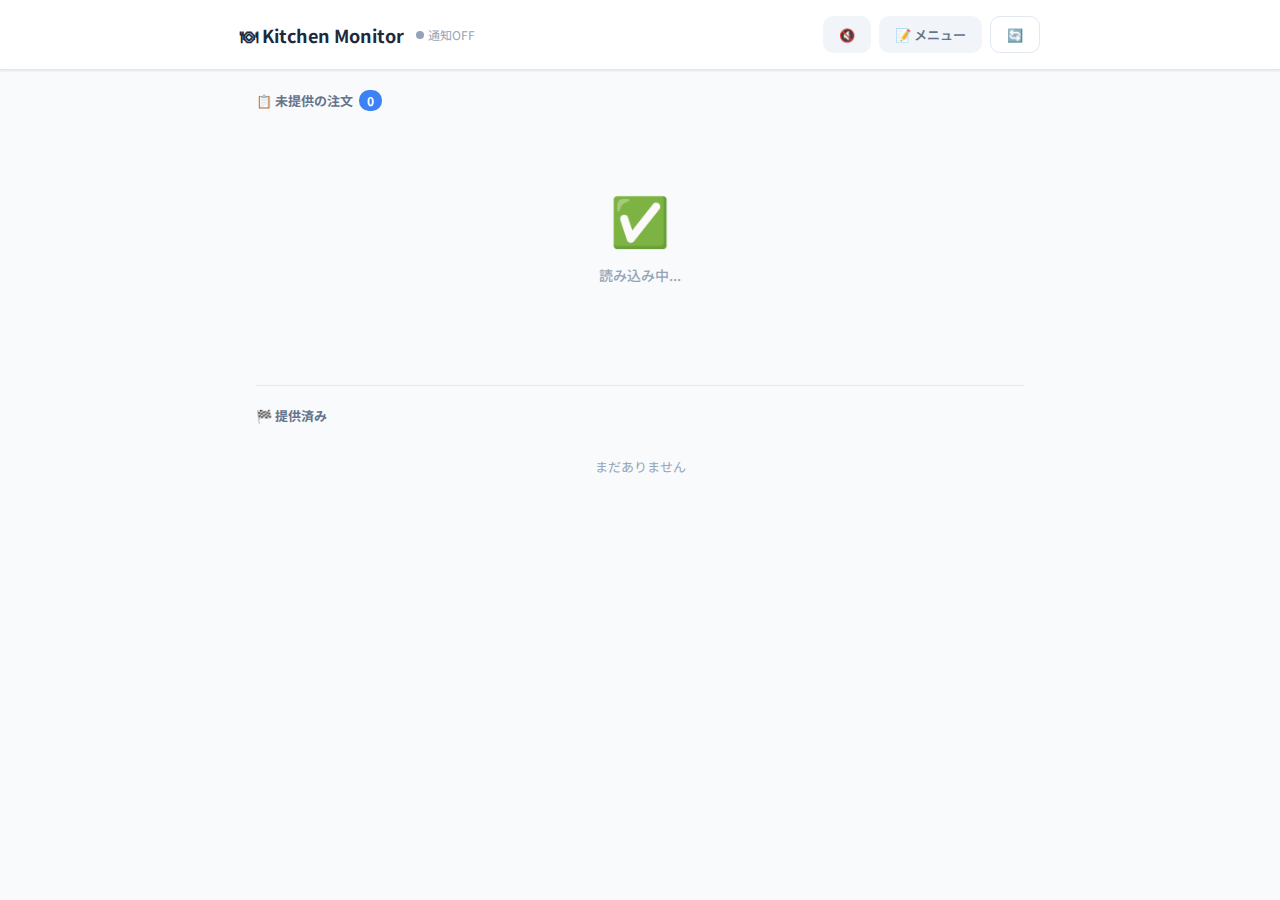
<file: kitchen.html>
<!DOCTYPE html>
<html lang="ja">
<head>
  <meta charset="UTF-8">
  <meta name="viewport" content="width=device-width, initial-scale=1.0">
  <title>Kitchen Monitor</title>
  <link rel="preconnect" href="https://fonts.googleapis.com">
  <link href="https://fonts.googleapis.com/css2?family=Noto+Sans+JP:wght@400;500;600;700&display=swap" rel="stylesheet">
  <style>
    :root {
      --primary: #3b82f6;
      --primary-dark: #2563eb;
      --success: #22c55e;
      --danger: #ef4444;
      --bg: #f8fafc;
      --card-bg: #ffffff;
      --text-main: #1e293b;
      --text-sub: #64748b;
      --text-muted: #94a3b8;
      --border-color: #e2e8f0;
      --border-light: #f1f5f9;
      --shadow: 0 1px 3px rgba(0,0,0,0.06), 0 1px 2px rgba(0,0,0,0.04);
      --shadow-md: 0 4px 12px rgba(0,0,0,0.08);
      --radius: 16px;
      --radius-sm: 10px;
    }

    * { margin: 0; padding: 0; box-sizing: border-box; }

    body {
      background: var(--bg);
      color: var(--text-main);
      font-family: 'Noto Sans JP', -apple-system, BlinkMacSystemFont, "Segoe UI", sans-serif;
      padding: 0;
      min-height: 100vh;
    }

    .header {
      background: var(--card-bg);
      border-bottom: 1px solid var(--border-color);
      padding: 16px 20px;
      position: sticky;
      top: 0;
      z-index: 100;
      box-shadow: var(--shadow);
    }

    .header-inner {
      max-width: 800px;
      margin: 0 auto;
      display: flex;
      justify-content: space-between;
      align-items: center;
    }

    .header-left {
      display: flex;
      align-items: center;
      gap: 12px;
    }

    .header-title {
      font-size: 18px;
      font-weight: 700;
      color: var(--text-main);
    }

    .header-actions {
      display: flex;
      gap: 8px;
    }

    .container {
      max-width: 800px;
      margin: 0 auto;
      padding: 20px 16px;
    }

    .section-label {
      font-size: 13px;
      font-weight: 700;
      color: var(--text-sub);
      margin-bottom: 12px;
      display: flex;
      align-items: center;
      gap: 6px;
    }

    .order-count-badge {
      background: var(--primary);
      color: #fff;
      font-size: 12px;
      font-weight: 700;
      padding: 2px 8px;
      border-radius: 10px;
      min-width: 22px;
      text-align: center;
    }

    /* 注文カード */
    .order-card {
      background: var(--card-bg);
      border: 1px solid var(--border-color);
      border-radius: var(--radius);
      margin-bottom: 14px;
      padding: 18px;
      box-shadow: var(--shadow);
      transition: all 0.3s ease;
      border-left: 4px solid var(--primary);
    }

    .new-order-flash {
      animation: flash 1.5s ease-out;
    }

    @keyframes flash {
      0% { background: #dbeafe; border-color: var(--primary); }
      100% { background: var(--card-bg); border-color: var(--border-color); }
    }

    .order-header {
      display: flex;
      justify-content: space-between;
      align-items: flex-start;
      margin-bottom: 12px;
    }

    .order-table-badge {
      font-size: 13px;
      font-weight: 700;
      background: var(--primary);
      color: #fff;
      padding: 4px 10px;
      border-radius: 6px;
    }

    .order-time {
      font-size: 13px;
      color: var(--text-muted);
      margin-left: 10px;
    }

    .order-user {
      font-size: 13px;
      color: var(--text-sub);
      margin-top: 4px;
    }

    .new-badge {
      background: var(--danger);
      color: #fff;
      font-size: 11px;
      font-weight: 700;
      padding: 2px 8px;
      border-radius: 6px;
      margin-left: 8px;
    }

    .order-items {
      background: var(--border-light);
      border-radius: var(--radius-sm);
      padding: 12px 14px;
      margin: 12px 0;
    }

    .order-item-row {
      font-size: 15px;
      font-weight: 600;
      color: var(--text-main);
      padding: 4px 0;
      display: flex;
      align-items: center;
      gap: 8px;
    }

    .order-item-row::before {
      content: "";
      width: 6px;
      height: 6px;
      background: var(--primary);
      border-radius: 50%;
      flex-shrink: 0;
    }

    .empty-state {
      text-align: center;
      padding: 60px 20px;
      color: var(--text-muted);
    }

    .empty-icon {
      font-size: 48px;
      margin-bottom: 12px;
    }

    .empty-text {
      font-size: 14px;
      font-weight: 500;
    }

    /* ボタン */
    .btn {
      padding: 8px 16px;
      border: none;
      border-radius: var(--radius-sm);
      cursor: pointer;
      font-weight: 600;
      font-family: inherit;
      font-size: 13px;
      transition: all 0.15s;
    }

    .btn-primary {
      background: var(--primary);
      color: #fff;
    }

    .btn-primary:hover { background: var(--primary-dark); }

    .btn-success {
      background: var(--success);
      color: #fff;
      width: 100%;
      height: 48px;
      font-size: 15px;
      font-weight: 700;
      border-radius: var(--radius-sm);
      display: flex;
      align-items: center;
      justify-content: center;
      gap: 6px;
    }

    .btn-success:hover { background: #16a34a; }

    .btn-outline {
      background: transparent;
      border: 1px solid var(--border-color);
      color: var(--text-sub);
    }

    .btn-outline:hover { border-color: var(--text-muted); color: var(--text-main); }

    .btn-ghost {
      background: var(--border-light);
      border: none;
      color: var(--text-sub);
    }

    .btn-ghost:hover { background: var(--border-color); }

    .spin { animation: spin 1s linear infinite; display: inline-block; }
    @keyframes spin { 100% { transform: rotate(360deg); } }

    /* 履歴セクション */
    .history-section {
      margin-top: 40px;
      padding-top: 20px;
      border-top: 1px solid var(--border-color);
    }

    .history-card {
      background: var(--card-bg);
      border: 1px solid var(--border-color);
      border-radius: var(--radius-sm);
      margin-bottom: 8px;
      padding: 12px 14px;
      display: flex;
      justify-content: space-between;
      align-items: center;
    }

    .history-info {
      font-size: 13px;
      color: var(--text-sub);
    }

    .history-badge {
      font-size: 12px;
      font-weight: 600;
      color: var(--success);
      background: #f0fdf4;
      padding: 3px 10px;
      border-radius: 6px;
    }

    /* モーダル */
    .modal-overlay {
      display: none;
      position: fixed;
      inset: 0;
      background: rgba(0,0,0,0.4);
      z-index: 1000;
      justify-content: center;
      align-items: center;
      backdrop-filter: blur(4px);
    }

    .modal-overlay.show { display: flex; }

    .modal-box {
      background: var(--card-bg);
      border-radius: var(--radius);
      width: 90%;
      max-width: 600px;
      max-height: 80vh;
      overflow-y: auto;
      padding: 24px;
      box-shadow: var(--shadow-md);
    }

    .modal-header {
      display: flex;
      justify-content: space-between;
      align-items: center;
      margin-bottom: 20px;
    }

    .modal-title {
      font-size: 16px;
      font-weight: 700;
    }

    .menu-row {
      border-bottom: 1px solid var(--border-light);
      padding: 14px 0;
      display: flex;
      justify-content: space-between;
      align-items: center;
    }

    .menu-row:last-child { border-bottom: none; }

    .menu-name {
      font-size: 14px;
      font-weight: 600;
      color: var(--text-main);
    }

    .menu-right {
      display: flex;
      align-items: center;
      gap: 12px;
    }

    .stock-label {
      font-size: 12px;
      font-weight: 600;
      min-width: 48px;
      text-align: right;
    }

    /* トグルスイッチ */
    .form-switch {
      position: relative;
      display: inline-block;
      width: 44px;
      height: 24px;
    }

    .form-switch input { opacity: 0; width: 0; height: 0; }

    .form-switch .slider {
      position: absolute;
      cursor: pointer;
      inset: 0;
      background: #cbd5e1;
      border-radius: 24px;
      transition: 0.3s;
    }

    .form-switch .slider:before {
      content: "";
      position: absolute;
      height: 18px;
      width: 18px;
      left: 3px;
      bottom: 3px;
      background: #fff;
      border-radius: 50%;
      transition: 0.3s;
      box-shadow: 0 1px 3px rgba(0,0,0,0.15);
    }

    .form-switch input:checked + .slider { background: var(--danger); }
    .form-switch input:checked + .slider:before { transform: translateX(20px); }

    .sound-indicator {
      display: flex;
      align-items: center;
      gap: 4px;
      font-size: 12px;
      color: var(--text-muted);
    }

    .sound-dot {
      width: 8px;
      height: 8px;
      border-radius: 50%;
      background: var(--text-muted);
    }

    .sound-dot.on { background: var(--success); }
  </style>
</head>
<body>

<div class="header">
  <div class="header-inner">
    <div class="header-left">
      <span class="header-title">🍽 Kitchen Monitor</span>
      <div class="sound-indicator">
        <span class="sound-dot" id="sound-dot"></span>
        <span id="sound-label">通知OFF</span>
      </div>
    </div>
    <div class="header-actions">
      <button class="btn btn-ghost" onclick="toggleSound()" id="btn-sound">🔇</button>
      <button class="btn btn-ghost" onclick="openMenuManager()">📝 メニュー</button>
      <button class="btn btn-outline" onclick="loadOrders(true)" id="btn-refresh">🔄</button>
    </div>
  </div>
</div>

<div class="container">
  <div class="section-label">
    📋 未提供の注文 <span class="order-count-badge" id="order-count">0</span>
  </div>

  <div id="order-list">
    <div class="empty-state">
      <div class="empty-icon">✅</div>
      <div class="empty-text">読み込み中...</div>
    </div>
  </div>

  <div class="history-section">
    <div class="section-label">🏁 提供済み</div>
    <div id="done-list">
      <div style="color:var(--text-muted); font-size:13px; text-align:center; padding:20px 0;">まだありません</div>
    </div>
  </div>
</div>

<!-- メニュー管理モーダル -->
<div class="modal-overlay" id="menuModal">
  <div class="modal-box">
    <div class="modal-header">
      <span class="modal-title">📝 メニュー管理</span>
      <button class="btn btn-ghost" onclick="closeMenuManager()">✕</button>
    </div>
    <div style="color:var(--text-muted); font-size:12px; margin-bottom:16px;">赤スイッチ＝売り切れ表示</div>
    <div id="owner-menu-list">
      <div style="text-align:center; padding:30px 0; color:var(--text-muted);">読み込み中...</div>
    </div>
  </div>
</div>

<script src="config.js"></script>
<script>
  var previousOrderIds = new Set();
  var isSoundOn = false;
  var isFirstLoad = true;
  var audio = new Audio("https://actions.google.com/sounds/v1/alarms/beep_short.ogg");

  window.onload = function() {
    if (typeof GAS_API_URL === 'undefined') { alert("config.js error"); return; }
    loadOrders();
    setInterval(function() { loadOrders(false); }, 15000);
  };

  function toggleSound() {
    isSoundOn = !isSoundOn;
    var btn = document.getElementById('btn-sound');
    var dot = document.getElementById('sound-dot');
    var label = document.getElementById('sound-label');
    if (isSoundOn) {
      btn.textContent = "🔊";
      dot.classList.add('on');
      label.textContent = "通知ON";
      audio.volume = 0; audio.play().then(function() { audio.pause(); audio.volume = 1.0; });
    } else {
      btn.textContent = "🔇";
      dot.classList.remove('on');
      label.textContent = "通知OFF";
    }
  }

  function loadOrders(manual) {
    var btn = document.getElementById('btn-refresh');
    if (manual) { btn.innerHTML = '<span class="spin">🔄</span>'; }
    fetch(GAS_API_URL + "?action=getOrders")
      .then(function(r) { return r.json(); })
      .then(function(d) {
        displayOrders(d.orders || []);
        if (manual) { btn.textContent = "🔄"; }
        isFirstLoad = false;
      })
      .catch(function() {
        if (manual) btn.textContent = "⚠️";
        setTimeout(function() { btn.textContent = "🔄"; }, 2000);
      });
  }

  function displayOrders(orders) {
    var container = document.getElementById('order-list');
    var countBadge = document.getElementById('order-count');
    var currentIds = new Set(orders.map(function(o) { return o.id; }));
    var hasNew = false;

    countBadge.textContent = orders.length;

    if (!orders.length) {
      container.innerHTML = '<div class="empty-state"><div class="empty-icon">✅</div><div class="empty-text">未提供の注文はありません</div></div>';
    } else {
      var html = "";
      orders.forEach(function(order) {
        var isNew = !previousOrderIds.has(order.id) && !isFirstLoad;
        if (isNew) hasNew = true;
        var flashClass = isNew ? " new-order-flash" : "";

        var itemsHtml = order.items.map(function(item) {
          return '<div class="order-item-row">' + item + '</div>';
        }).join("");

        html += '<div class="order-card' + flashClass + '" id="ocard-' + order.id + '">' +
          '<div class="order-header"><div>' +
          '<span class="order-table-badge">Table ' + order.tableId + '</span>' +
          '<span class="order-time">' + order.time + '</span>' +
          (isNew ? '<span class="new-badge">NEW</span>' : '') +
          '<div class="order-user">' + order.user + ' 様</div>' +
          '</div></div>' +
          '<div class="order-items">' + itemsHtml + '</div>' +
          '<button class="btn btn-success" onclick="completeOrder(\'' + order.id + '\',\'' + order.user + '\')">✅ 提供完了</button>' +
          '</div>';
      });
      container.innerHTML = html;
    }

    if (hasNew && isSoundOn) { audio.currentTime = 0; audio.play().catch(function() {}); }
    previousOrderIds = currentIds;
  }

  function completeOrder(orderId, user) {
    var card = document.getElementById('ocard-' + orderId);
    if (card) { card.style.opacity = "0.4"; card.style.transform = "scale(0.98)"; }

    fetch(GAS_API_URL, {
      method: "POST",
      headers: { "Content-Type": "application/json" },
      body: JSON.stringify({ action: "completeOrder", orderId: orderId })
    })
      .then(function(r) { return r.json(); })
      .then(function(d) {
        if (d.status === "success") {
          if (card) {
            card.style.transition = "all 0.3s";
            card.style.opacity = "0";
            card.style.maxHeight = "0";
            card.style.padding = "0";
            card.style.margin = "0";
            card.style.overflow = "hidden";
            setTimeout(function() { card.remove(); updateOrderCount(); }, 300);
          }
          addDoneHistory(user);
        } else {
          alert("エラーが発生しました");
          loadOrders();
        }
      });
  }

  function updateOrderCount() {
    var count = document.querySelectorAll('.order-card').length;
    document.getElementById('order-count').textContent = count;
    if (count === 0) {
      document.getElementById('order-list').innerHTML = '<div class="empty-state"><div class="empty-icon">✅</div><div class="empty-text">未提供の注文はありません</div></div>';
    }
  }

  function addDoneHistory(user) {
    var list = document.getElementById('done-list');
    if (list.querySelector('div[style]')) list.innerHTML = "";
    var now = new Date().toLocaleTimeString('ja-JP', { hour: '2-digit', minute: '2-digit' });
    list.insertAdjacentHTML('afterbegin',
      '<div class="history-card">' +
      '<span class="history-info">' + now + ' — ' + user + ' 様</span>' +
      '<span class="history-badge">✅ 完了</span>' +
      '</div>'
    );
  }

  function openMenuManager() {
    document.getElementById('menuModal').classList.add('show');
    fetch(GAS_API_URL + "?action=getMenu")
      .then(function(r) { return r.json(); })
      .then(function(d) { renderOwnerMenu(d); });
  }

  function closeMenuManager() {
    document.getElementById('menuModal').classList.remove('show');
  }

  function renderOwnerMenu(items) {
    var c = document.getElementById('owner-menu-list');
    var html = "";
    items.forEach(function(i) {
      var ch = i.isSoldOut ? "checked" : "";
      var st = i.isSoldOut ? "売切" : "販売中";
      var cl = i.isSoldOut ? "color:var(--danger);" : "color:var(--success);";
      html += '<div class="menu-row"><div class="menu-name">' + i.name + '</div>' +
        '<div class="menu-right">' +
        '<span class="stock-label" style="' + cl + '" id="st-' + i.id + '">' + st + '</span>' +
        '<label class="form-switch"><input type="checkbox" ' + ch + ' onchange="toggleStock(\'' + i.id + '\')"><span class="slider"></span></label>' +
        '</div></div>';
    });
    c.innerHTML = html;
  }

  function toggleStock(id) {
    var checkbox = document.querySelector('#owner-menu-list input[onchange*="' + id + '"]');
    var st = document.getElementById('st-' + id);
    var isSoldOut = checkbox.checked;
    st.textContent = "...";
    fetch(GAS_API_URL, {
      method: "POST",
      headers: { "Content-Type": "application/json" },
      body: JSON.stringify({ action: "updateStock", itemId: id, isSoldOut: isSoldOut })
    })
      .then(function(r) { return r.json(); })
      .then(function() {
        st.textContent = isSoldOut ? "売切" : "販売中";
        st.style.color = isSoldOut ? "var(--danger)" : "var(--success)";
      });
  }
</script>
</body>
</html>
</file>
